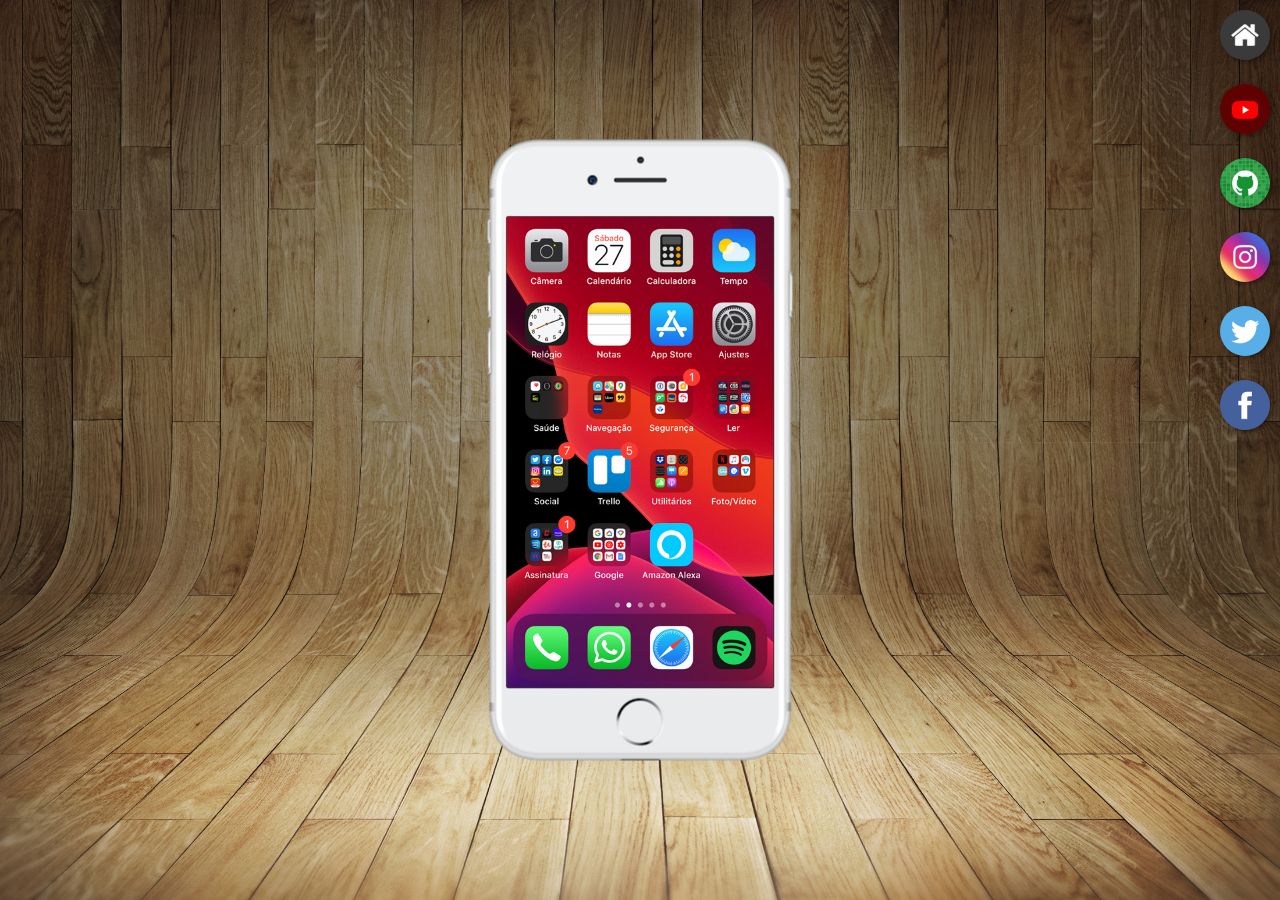
<file: index.html>
<!DOCTYPE html>
<html lang="pt-br">
<head>
    <meta charset="UTF-8">
    <meta http-equiv="X-UA-Compatible" content="IE=edge">
    <meta name="viewport" content="width=device-width, initial-scale=1.0">
    <link rel="shortcut icon" href="favicon.ico" type="image/x-icon">
    <link rel="stylesheet" href="estilos/style.css">
    <title>Projeto redes sociais</title>
</head>
<body>
    <main>
        <section id="telefone">
            <iframe src="home.html" name="tela" id="tela" frameborder="0">
                Seu navegador não é compatível com isso.
            </iframe>
        </section>

        <section id="redes-sociais">
            <a href="home.html" target="tela"><img src="imagens/logo-home.jpg" alt="Home"></a><br>
            <a href="youtube.html" target="tela"><img src="imagens/logo-youtube.jpg" alt="YouTube"></a><br>
            <a href="github.html" target="tela"><img src="imagens/logo-github.jpg" alt="GitHub"></a><br>
            <a href="#" target="tela"><img src="imagens/logo-instagram.jpg" alt="Instagram"></a><br>
            <a href="#" target="tela"><img src="imagens/logo-twitter.jpg" alt="twitter"></a><br>
            <a href="#" target="tela"><img src="imagens/logo-facebook.jpg" alt="Facebook"></a>
        </section>
    </main>
</body>
</html>
</file>
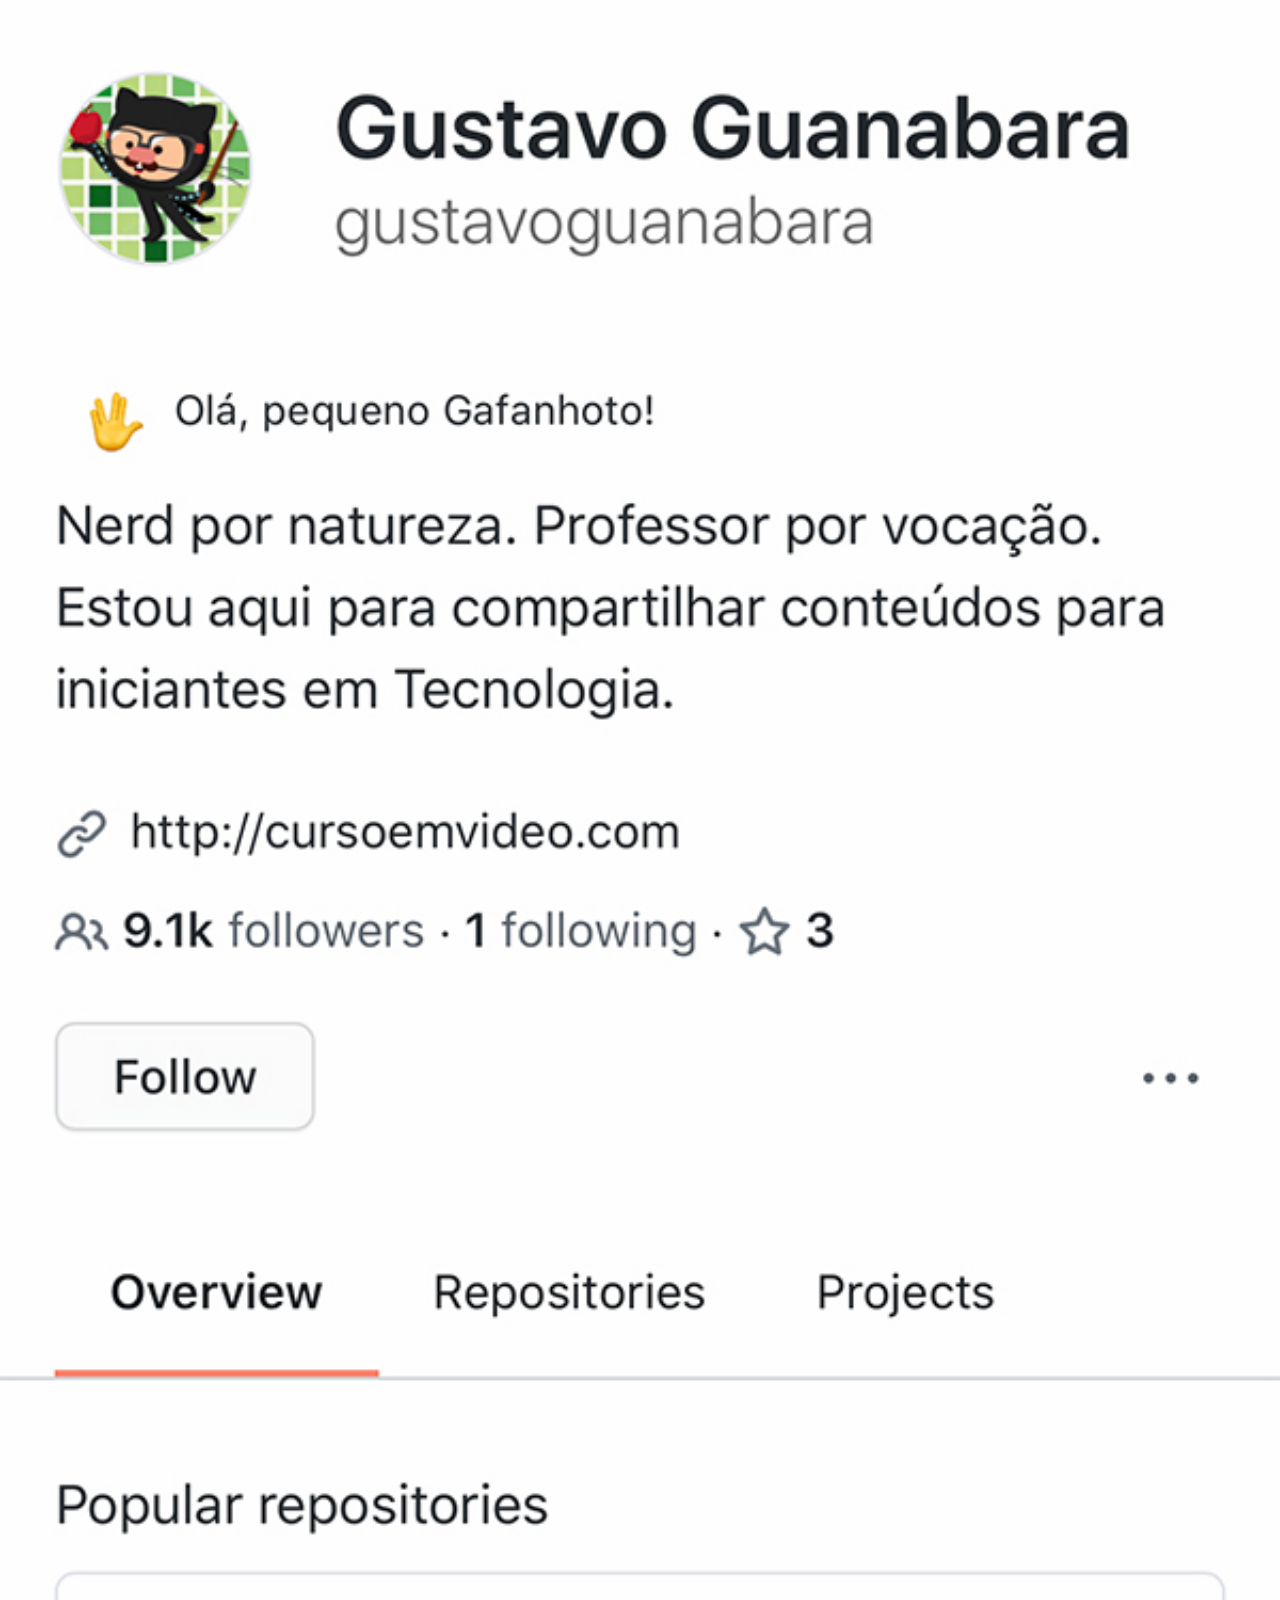
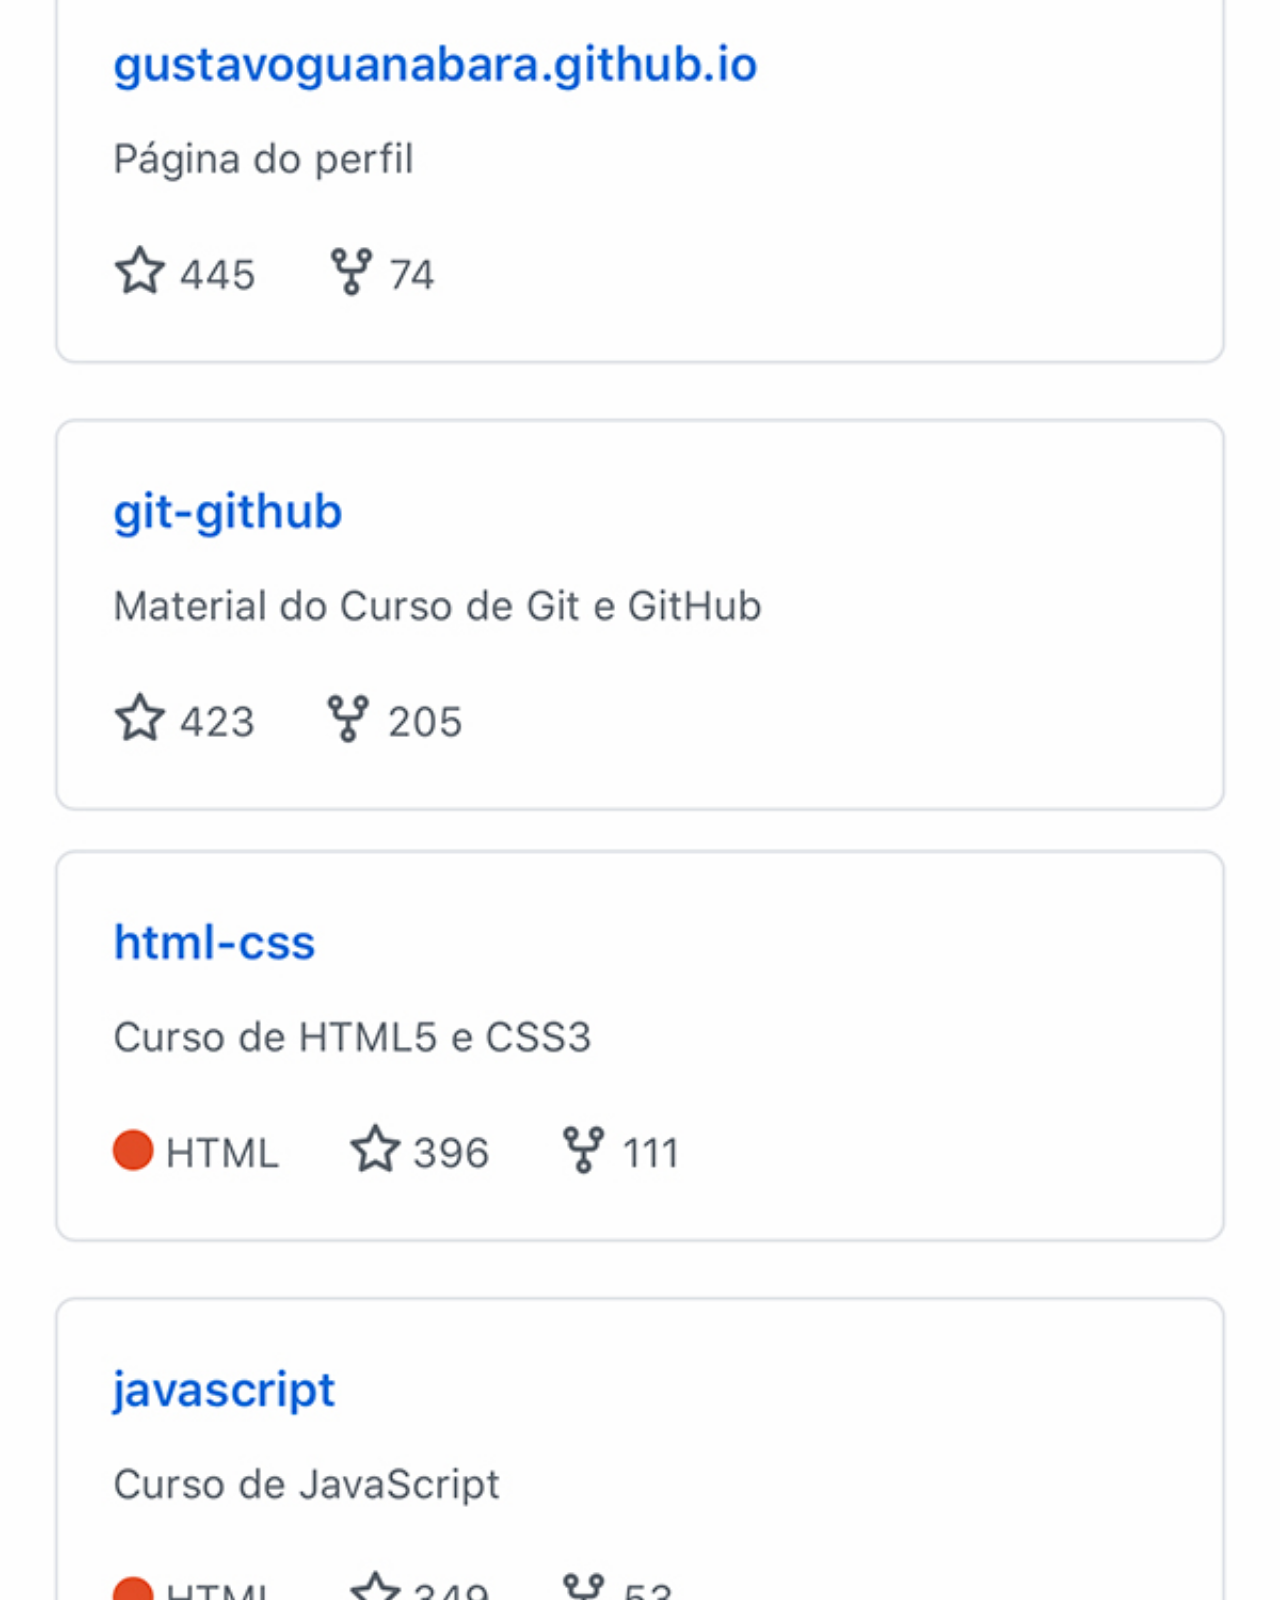
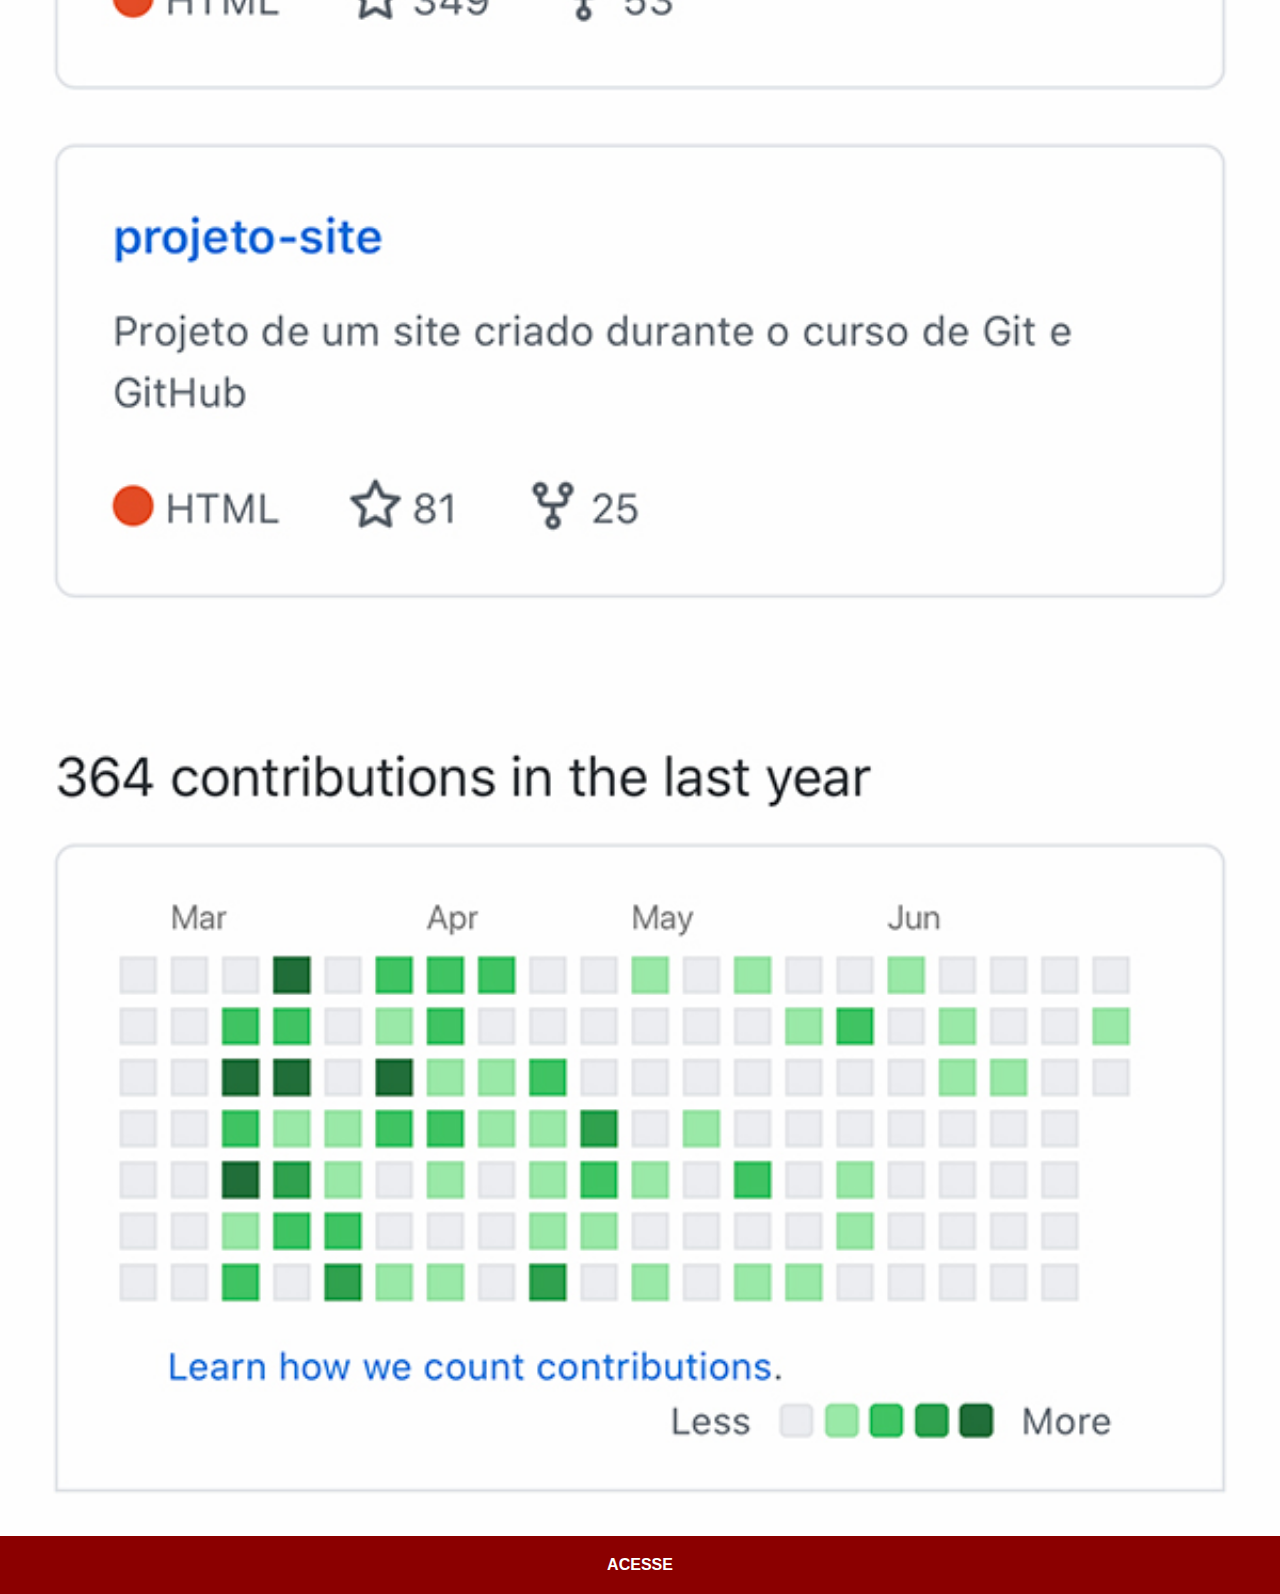
<file: github.html>
<!DOCTYPE html>
<html lang="pt-br">
<head>
    <meta charset="UTF-8">
    <meta http-equiv="X-UA-Compatible" content="IE=edge">
    <meta name="viewport" content="width=device-width, initial-scale=1.0">
    <title>GitHub</title>
    <link rel="stylesheet" href="estilos/social.css">
</head>
<body>
    <img src="imagens/tela-github.jpg" alt="GitHub">
    <a href="https://github.com/vafmoraes" target="_blank">ACESSE</a>
</body>
</html>
</file>
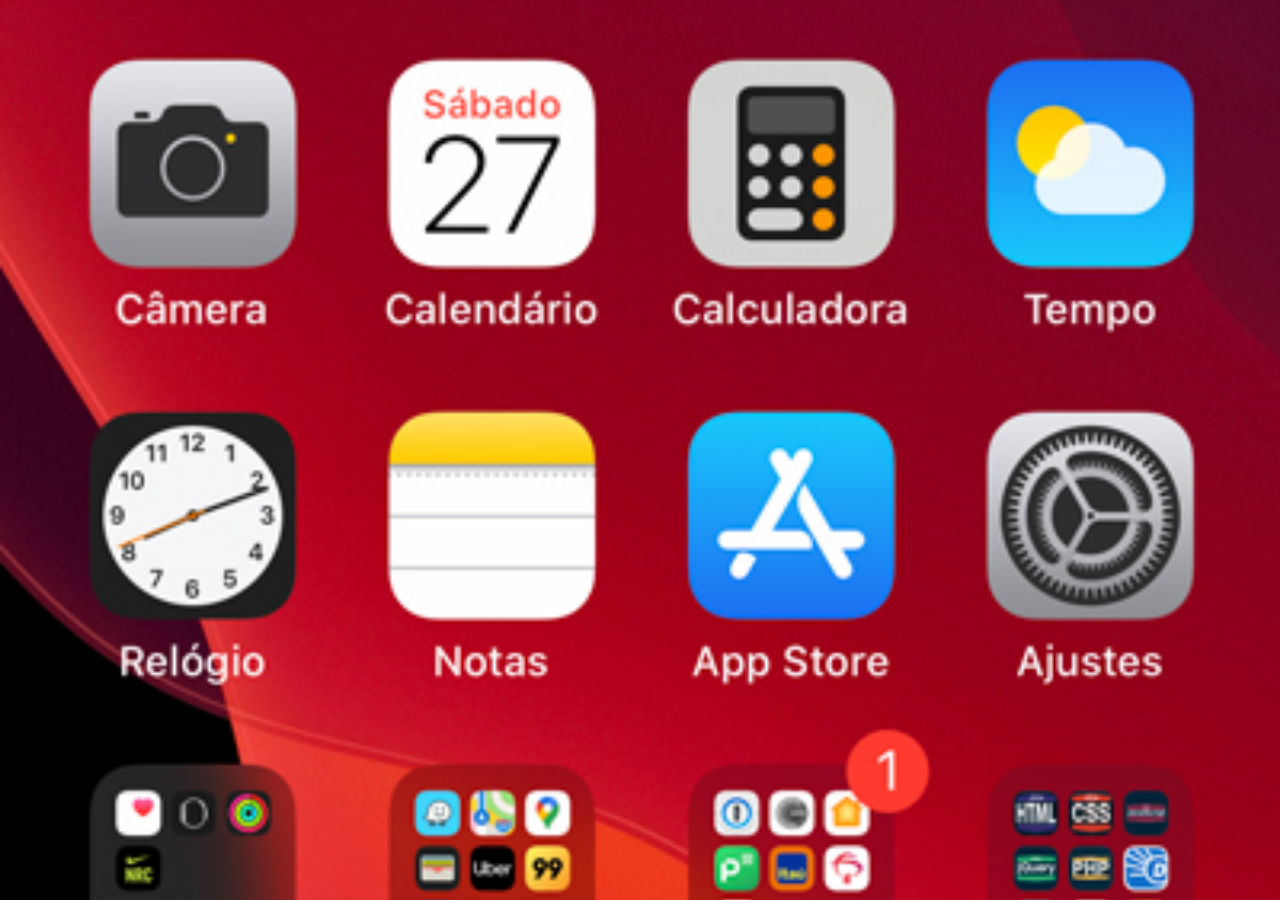
<file: home.html>
<!DOCTYPE html>
<html lang="pt-br">
<head>
    <meta charset="UTF-8">
    <meta http-equiv="X-UA-Compatible" content="IE=edge">
    <meta name="viewport" content="width=device-width, initial-scale=1.0">
    <title>Home</title>
</head>
<style>
    * {
        margin: 0px;
        padding: 0px;
    }

    body {
        width: 100vw;
        height: 100vh;
        background: black url('imagens/tela-home.jpg') no-repeat top center;
        background-size: cover;
    }
</style>
<body>
    
</body>
</html>
</file>
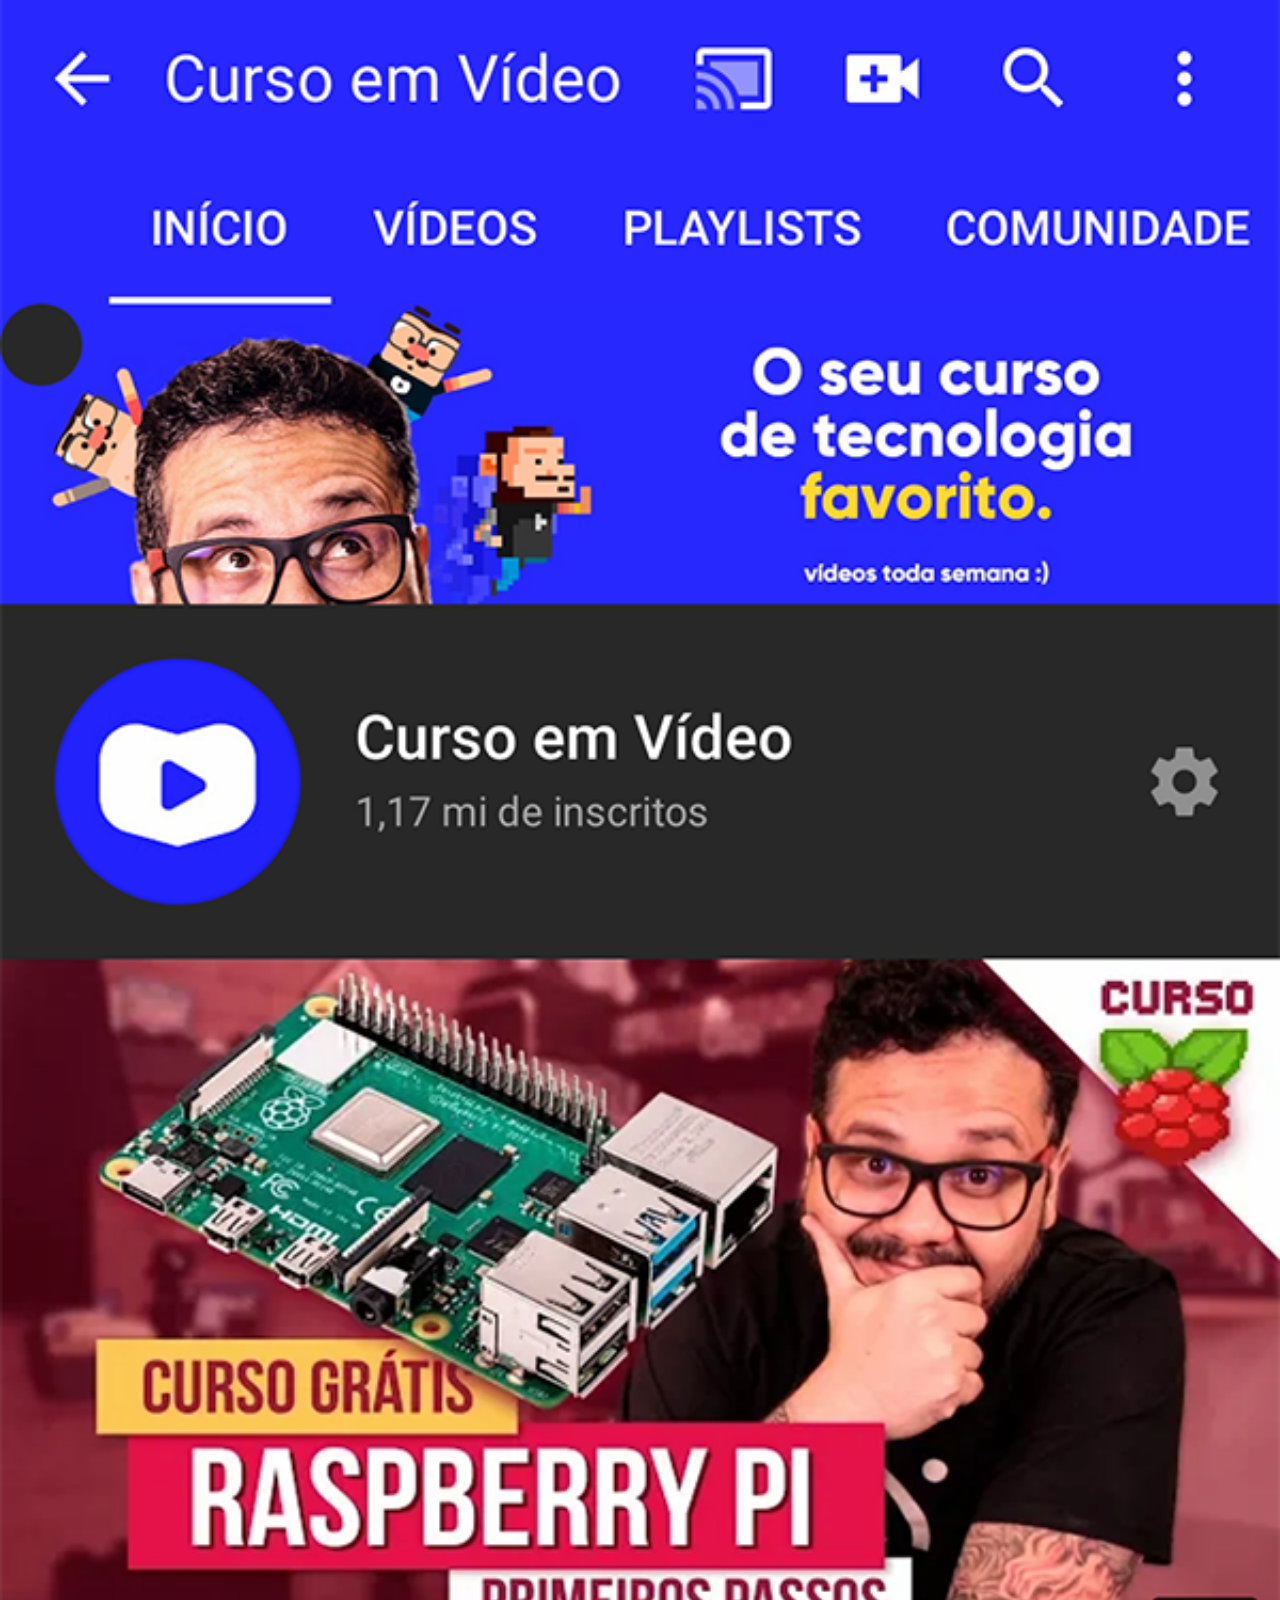
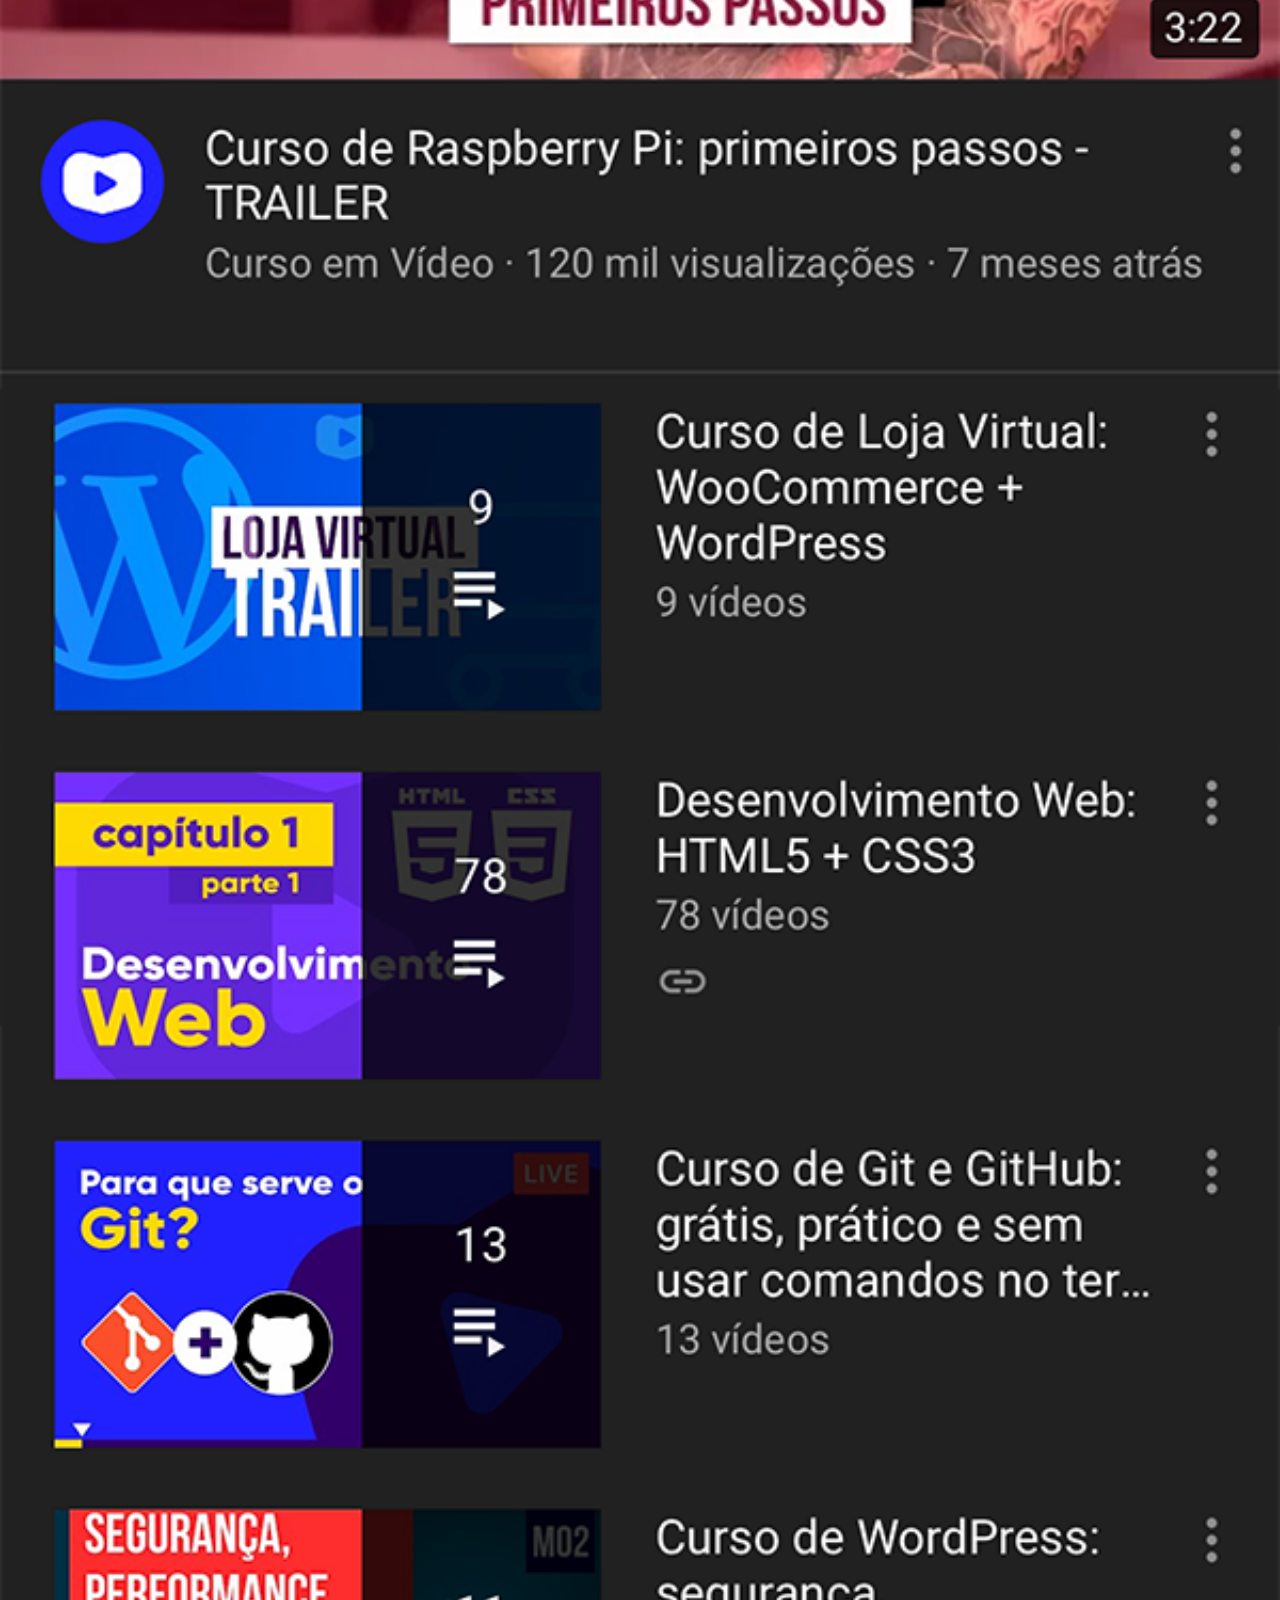
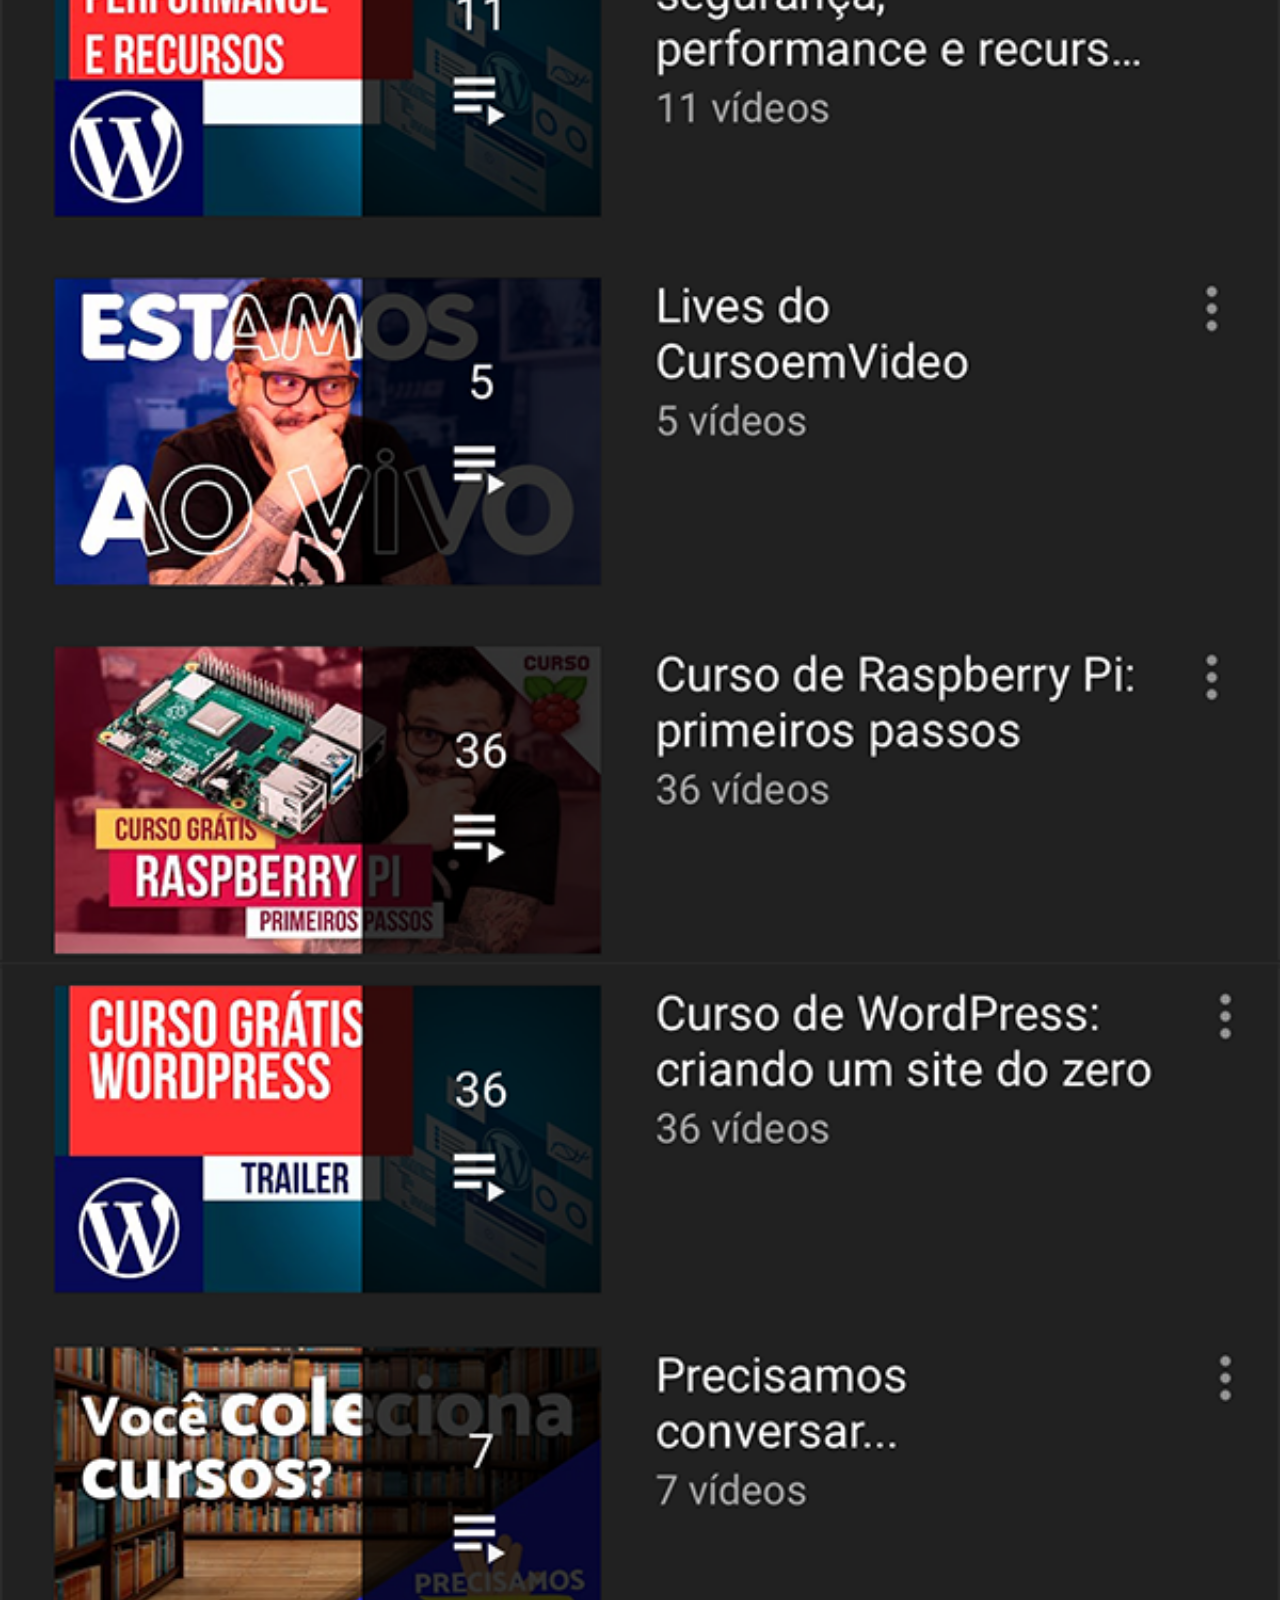
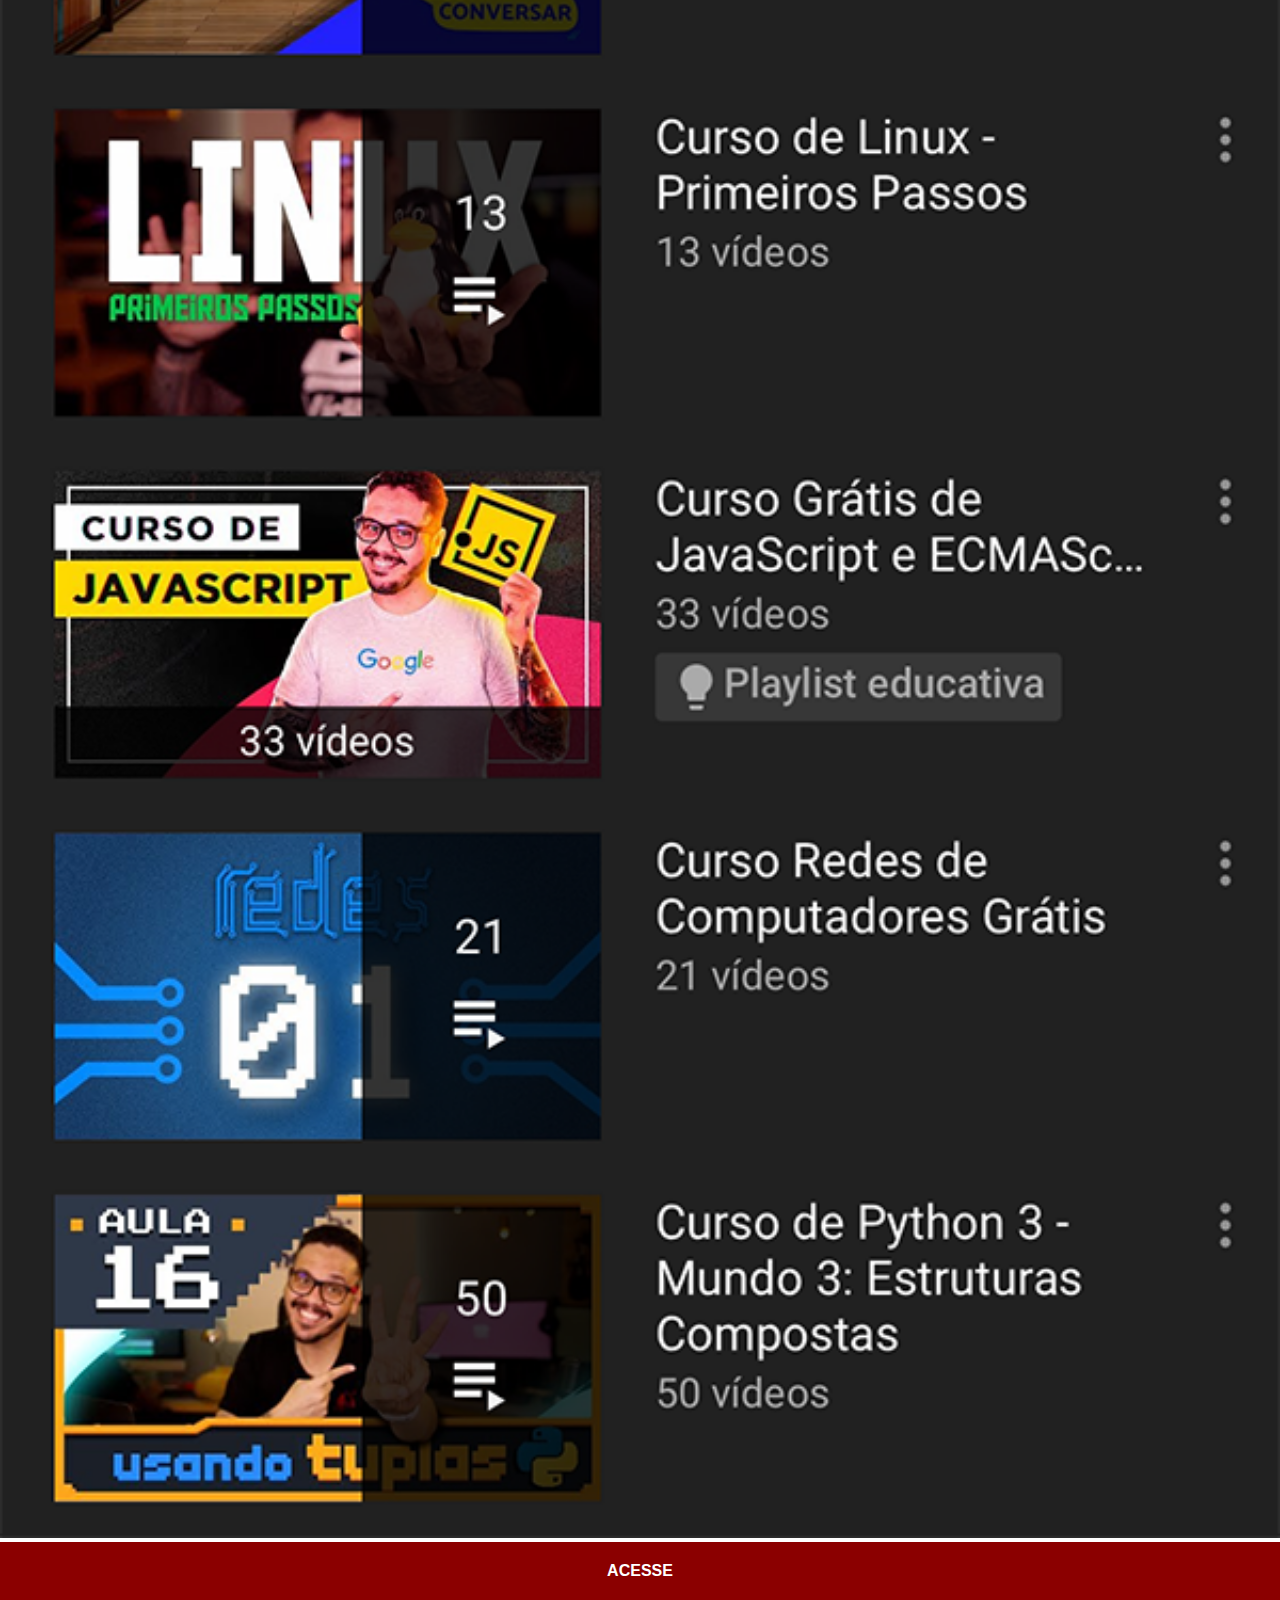
<file: youtube.html>
<!DOCTYPE html>
<html lang="pt-br">
<head>
    <meta charset="UTF-8">
    <meta http-equiv="X-UA-Compatible" content="IE=edge">
    <meta name="viewport" content="width=device-width, initial-scale=1.0">
    <title>YouTube</title>
    <link rel="stylesheet" href="estilos/social.css">
</head>
<body>
    <img src="imagens/tela-youtube.png" alt="YouTube">
    <a href="https://www.youtube.com/c/CursoemV%C3%ADdeo/playlists" target="_blank">ACESSE</a>
</body>
</html>
</file>
<file: estilos/style.css>
@charset "UTF-8";

* {
    margin: 0px;
    padding: 0px;
    font-family: Arial, Helvetica, sans-serif;
}

html, body {
    height: 100vh;
    width: 100vw;
}

body {
    background: url('../imagens/fundo-madeira.jpg') no-repeat top center;
    background-size: cover;
    background-attachment: fixed;
}

main {
    position: relative;
    height: 100vh;
    
}

section#telefone {
    position: absolute;
    top: 50%;
    left: 50%;
    transform: translate(-50%, -50%);
    height: 500px;
    width: 500px;
   
    height: 627px;
    width: 311px;
    background: url('../imagens/frame-iphone.png') no-repeat;
}

iframe#tela {
    position: relative;
    top: 80px;
    left: 22px;
    width: 267px;
    height: 471px;
}

section#redes-sociais {
    text-align: right;
}

section#redes-sociais img {
    width: 50px;
    margin: 10px;
    border-radius: 50%;
    box-shadow: 2px 2px 5px rgba(0, 0, 0, 0.400);
    box-sizing: border-box;
}

section#redes-sociais img:hover {
    border: 2px solid rgba(255, 255, 255, 0.634);
    transform: translate(-3px, -3px);
    box-shadow: 5px 5px 10px rgba(0, 0, 0, 0.623);
    transition: transform .3s, border 1s;
}
</file>
<file: estilos/social.css>
@charset "UTF-8";

* {
    margin: 0px;
    padding: 0px;
    font-family: Arial, Helvetica, sans-serif;
}

::-webkit-scrollbar {
    width: 0px;
    height: 0px;
}

img {
    width: 100vw;
}

a {
    display: block;
    background-color: darkred;
    color: white;
    padding: 20px;
    text-align: center;
    font-weight: bolder;
    text-decoration: none;
}

a:hover {
    background-color: red;
}
</file>
